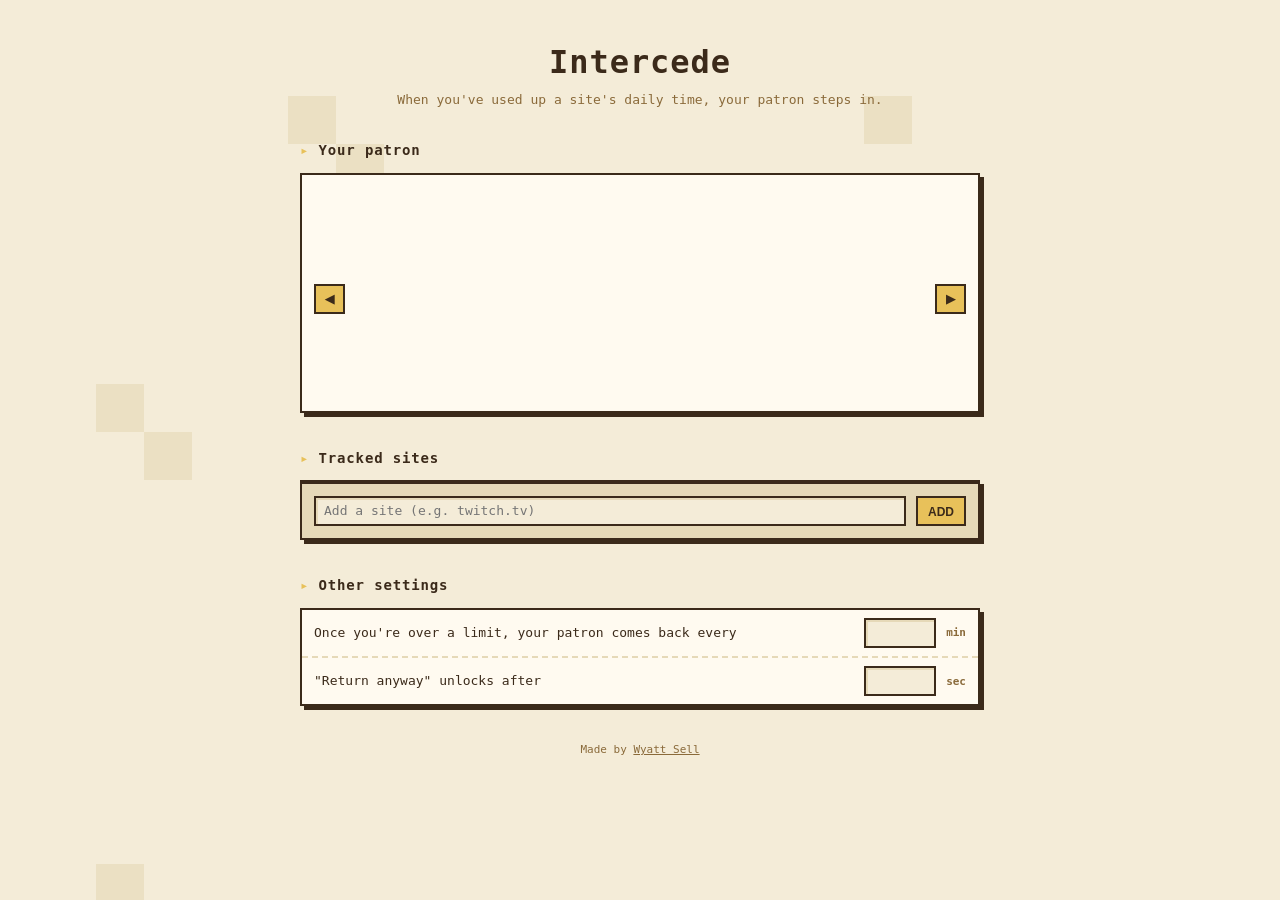
<file: Extension/options.html>
<!doctype html>
<html lang="en">
<head>
<meta charset="utf-8">
<title>Intercede Settings</title>
<link rel="stylesheet" href="src/ui.css">
<style>
  body { padding: 40px 16px 56px; }
  main { max-width: 680px; margin: 0 auto; }
  h1 { font-size: 32px; margin: 0 0 6px; letter-spacing: .03em; }
  h1, .lede { text-align: center; }
  .lede { margin: 0 0 32px; }
  .credit { text-align: center; font-size: 11px; margin: 8px 0 0; }
  .credit a { color: inherit; }
  section { margin-bottom: 36px; }
  h2 { font-size: 14px; margin: 0 0 12px; letter-spacing: .06em; }
  h2::before { content: "\25B8  "; color: var(--accent); }

  /* Sites */
  .row { display: flex; align-items: center; gap: 10px; padding: 8px 12px; border-bottom: 2px dashed var(--track); }
  .row .host { flex: 1; overflow: hidden; text-overflow: ellipsis; white-space: nowrap; }
  .row input[type=number] { width: 72px; text-align: right; font-variant-numeric: tabular-nums; }
  .row .unit { font-size: 11px; }
  .remove {
    width: 22px; height: 22px; padding: 0; font-size: 14px; line-height: 1;
    background: transparent; border: 1px solid var(--track); color: var(--muted);
  }
  .remove:active { transform: none; }
  .remove:hover { color: var(--over); border-color: var(--over); filter: none; }
  .add { display: flex; gap: 10px; padding: 12px; background: var(--track); border-top: 2px solid var(--line); }
  .add input { flex: 1; }
  .frame > .row:last-child { border-bottom: none; }
  label.row .host { white-space: normal; font-weight: 500; }
  /* Big pixels in a darker shade, scattered at random across the page. */
  body::before {
    content: ""; position: fixed; inset: 0; z-index: -1; pointer-events: none;
    background: var(--dither); opacity: .5;
    -webkit-mask: url("data:image/svg+xml,%3Csvg xmlns='http://www.w3.org/2000/svg' width='1440' height='1440'%3E%3Crect x='48' y='912' width='48' height='48'/%3E%3Crect x='96' y='384' width='48' height='48'/%3E%3Crect x='96' y='864' width='48' height='48'/%3E%3Crect x='96' y='1296' width='48' height='48'/%3E%3Crect x='144' y='432' width='48' height='48'/%3E%3Crect x='144' y='1344' width='48' height='48'/%3E%3Crect x='288' y='96' width='48' height='48'/%3E%3Crect x='336' y='144' width='48' height='48'/%3E%3Crect x='336' y='1008' width='48' height='48'/%3E%3Crect x='480' y='240' width='48' height='48'/%3E%3Crect x='528' y='192' width='48' height='48'/%3E%3Crect x='864' y='96' width='48' height='48'/%3E%3C/svg%3E") 0 0 / 1440px 1440px;
    mask: url("data:image/svg+xml,%3Csvg xmlns='http://www.w3.org/2000/svg' width='1440' height='1440'%3E%3Crect x='48' y='912' width='48' height='48'/%3E%3Crect x='96' y='384' width='48' height='48'/%3E%3Crect x='96' y='864' width='48' height='48'/%3E%3Crect x='96' y='1296' width='48' height='48'/%3E%3Crect x='144' y='432' width='48' height='48'/%3E%3Crect x='144' y='1344' width='48' height='48'/%3E%3Crect x='288' y='96' width='48' height='48'/%3E%3Crect x='336' y='144' width='48' height='48'/%3E%3Crect x='336' y='1008' width='48' height='48'/%3E%3Crect x='480' y='240' width='48' height='48'/%3E%3Crect x='528' y='192' width='48' height='48'/%3E%3Crect x='864' y='96' width='48' height='48'/%3E%3C/svg%3E") 0 0 / 1440px 1440px;
  }
  .error:empty { margin: 0; min-height: 0; }
  .error { color: var(--over); font-size: 13px; margin: 10px 2px 0; min-height: 1em; }
  .empty { padding: 14px 12px; border-bottom: 2px dashed var(--track); }

  /* Patron */
  .patron-box { padding: 16px 12px 12px; }
  .patron-pick { display: flex; align-items: center; gap: 8px; }
  .patron-pick > button { flex: none; padding: 6px 9px; }
  .lineup { position: relative; flex: 1; height: 200px; overflow: hidden; }
  .patron-card {
    position: absolute; left: 50%; top: 50%; width: 127px; height: 150px; margin: -75px 0 0 -63.5px; padding: 0;
    background-color: transparent; border: none; box-shadow: none; transform-origin: center;
    transition: transform 280ms cubic-bezier(.3, .7, .4, 1), opacity 280ms;
  }
  .patron-card:hover { filter: brightness(1.1); }
  .patron-card:active { transform: var(--at); }
  .patron-name { font-weight: 700; text-align: center; margin: 0; }
  .catchphrase { font-size: 15px; text-align: center; margin: 4px 2px 8px; }
</style>
</head>
<body>
<main>
  <h1>Intercede</h1>
  <p class="lede muted">When you've used up a site's daily time, your patron steps in.</p>

  <section aria-labelledby="patron-title">
    <h2 id="patron-title">Your patron</h2>
    <div class="frame patron-box">
      <p class="patron-name" id="patron-name"></p>
      <p class="catchphrase" id="catchphrase"></p>
      <div class="patron-pick">
        <button type="button" id="prev" aria-label="Previous patron">&#9664;</button>
        <div class="lineup" id="patrons" role="radiogroup" aria-labelledby="patron-title"></div>
        <button type="button" id="next" aria-label="Next patron">&#9654;</button>
      </div>
    </div>
  </section>

  <section aria-labelledby="sites-title">
    <h2 id="sites-title">Tracked sites</h2>
    <div class="sites frame">
      <div id="site-rows"></div>
      <form class="add" id="add-form">
        <input id="new-host" placeholder="Add a site (e.g. twitch.tv)" aria-label="Site to add" autocomplete="off">
        <button type="submit">Add</button>
      </form>
    </div>
    <p class="error" id="add-error" role="alert"></p>
  </section>

  <section aria-labelledby="other-title">
    <h2 id="other-title">Other settings</h2>
    <div class="frame">
      <label class="row">
        <span class="host">Once you're over a limit, your patron comes back every</span>
        <input id="cooldown" type="number" min="1" max="1440" step="1">
        <span class="unit muted">min</span>
      </label>
      <label class="row">
        <span class="host">"Return anyway" unlocks after</span>
        <input id="return-delay" type="number" min="0" max="300" step="1">
        <span class="unit muted">sec</span>
      </label>
    </div>
  </section>
  <p class="credit muted">Made by <a href="https://wyattsell.com" target="_blank" rel="noopener">Wyatt Sell</a></p>
</main>
<script type="module" src="src/options.js"></script>
</body>
</html>
</file>
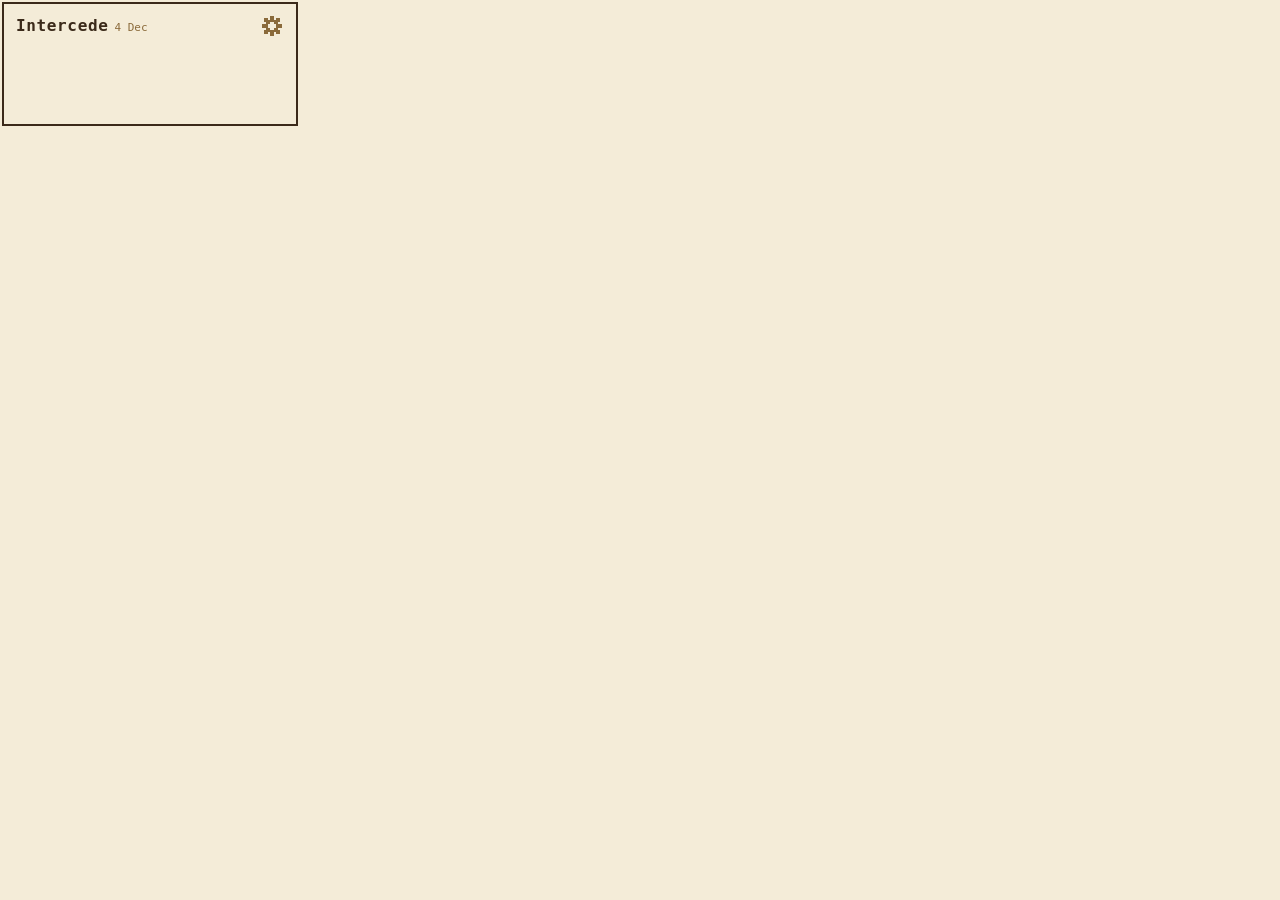
<file: Extension/popup.html>
<!doctype html>
<html lang="en">
<head>
<meta charset="utf-8">
<title>Intercede</title>
<link rel="stylesheet" href="src/ui.css">
<style>
  body { width: 300px; padding: 2px; }
  .box { padding: 10px 12px 12px; border: 2px solid var(--line); }  /* the whole panel */
  header { display: flex; align-items: center; justify-content: space-between; margin-bottom: 12px; }
  h1 { font-size: 16px; margin: 0; letter-spacing: .04em; }
  .date { font-size: 11px; font-weight: 500; letter-spacing: 0; margin-left: 6px; }
  .icon-button { background: none; border: none; box-shadow: none; padding: 2px; color: var(--muted); display: flex; }
  .icon-button:hover { color: var(--text); filter: none; }
  .icon-button:active { transform: translate(1px, 1px); }
  main { max-height: 320px; overflow-y: auto; }
  footer { display: flex; align-items: center; gap: 10px; margin-top: 14px; }
  .sprite { flex: none; width: 41px; height: 48px; padding: 0; border: none; background-color: transparent; cursor: pointer; }
  .sprite:hover { filter: brightness(1.1); }
  .sprite:active { filter: brightness(.9); }
  .patron { flex: 1; font-size: 16px; font-weight: 700; line-height: 1.25; }
</style>
</head>
<body>
<div class="box">
<header>
  <h1>Intercede<span class="date muted" id="date"></span></h1>
  <button class="icon-button" id="settings" title="Settings" aria-label="Settings">
    <svg width="20" height="20" viewBox="0 0 10 10" fill="currentColor" shape-rendering="crispEdges" aria-hidden="true"><path d="M4 0h2v1h-2zM1 1h2v1h-2zM4 1h2v1h-2zM7 1h2v1h-2zM1 2h8v1h-8zM2 3h2v1h-2zM6 3h2v1h-2zM0 4h3v1h-3zM7 4h3v1h-3zM0 5h3v1h-3zM7 5h3v1h-3zM2 6h2v1h-2zM6 6h2v1h-2zM1 7h8v1h-8zM1 8h2v1h-2zM4 8h2v1h-2zM7 8h2v1h-2zM4 9h2v1h-2z"/></svg>
  </button>
</header>
<main>
  <div id="stats"></div>
</main>
<footer>
  <button class="sprite" id="sprite" type="button" title="Send him in"></button>
  <span class="patron" id="patron"></span>
</footer>
</div>
<script type="module" src="src/popup.js"></script>
</body>
</html>
</file>
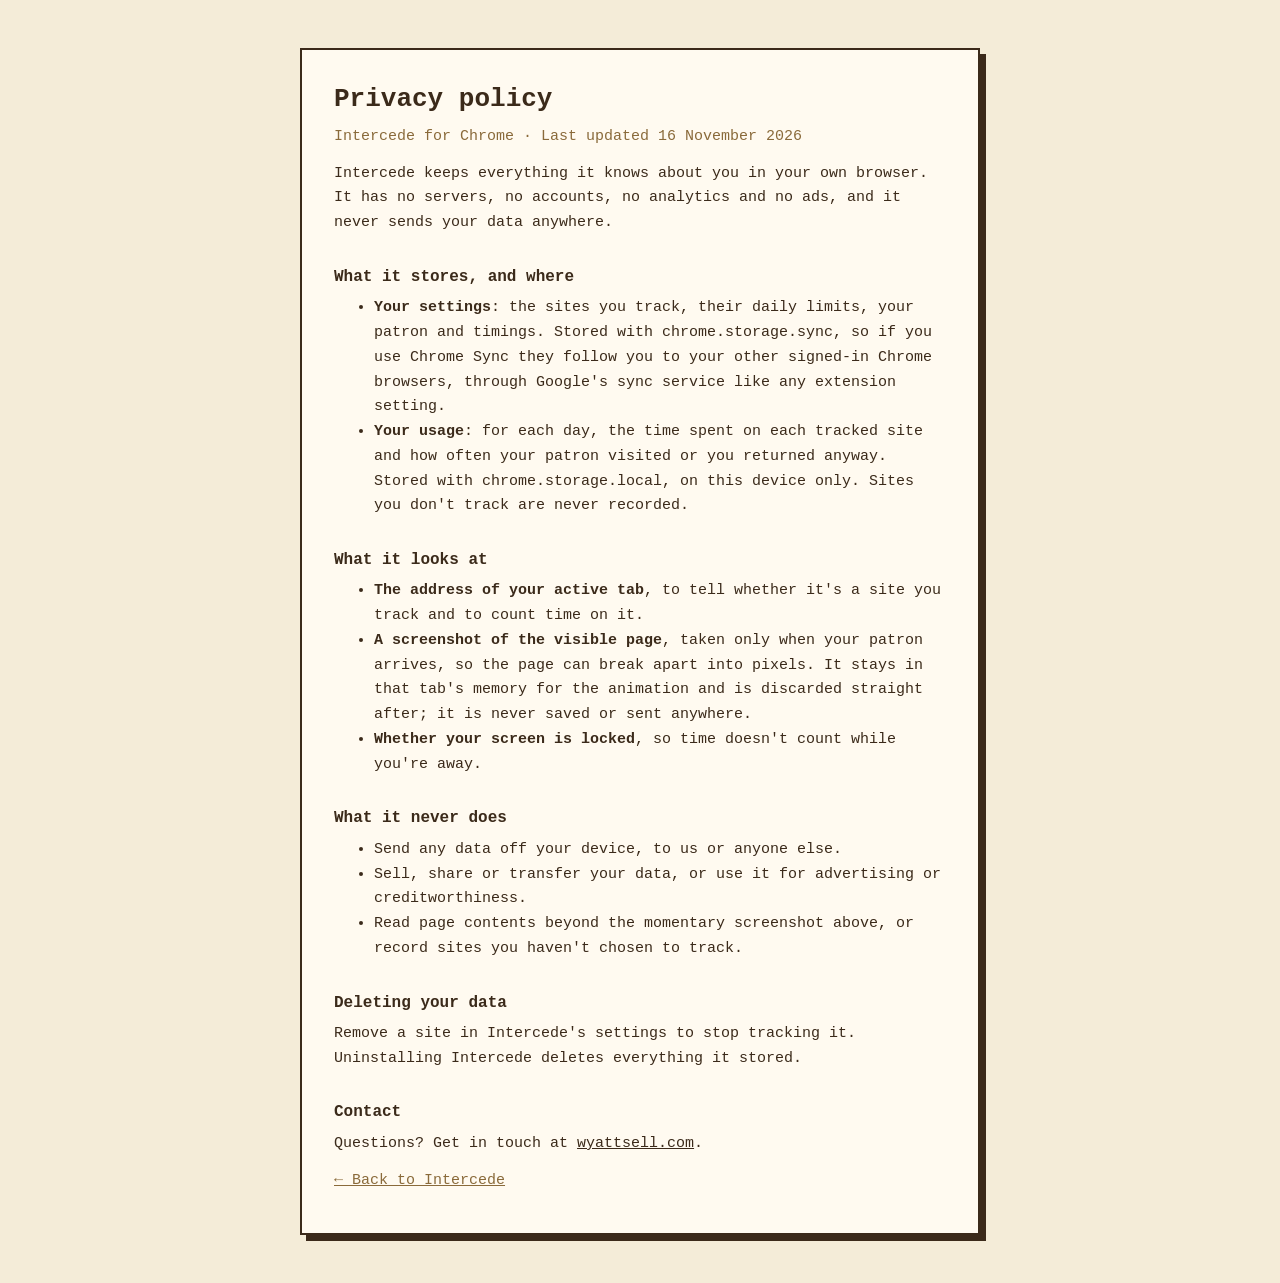
<file: site/privacy.html>
<!doctype html>
<html lang="en">
<head>
<meta charset="utf-8">
<meta name="viewport" content="width=device-width, initial-scale=1">
<title>Privacy policy — Intercede</title>
<link rel="icon" href="ext/icon-128.png">
<style>
  :root { --bg: #f4ecd8; --panel: #fffaf0; --text: #3b2a1a; --muted: #8a6a3a; --line: #3b2a1a; --track: #e6d9b8; }
  * { box-sizing: border-box; }
  body { margin: 0; background: var(--bg); color: var(--text); font: 500 15px/1.65 ui-monospace, "SF Mono", Menlo, "Cascadia Mono", Consolas, monospace; }
  main { max-width: 680px; margin: 48px auto; padding: 28px 32px; background: var(--panel); border: 2px solid var(--line); box-shadow: 6px 6px 0 var(--line); }
  @media (max-width: 720px) { main { margin: 16px; padding: 20px; } }
  h1 { font-size: 26px; margin: 0 0 4px; }
  h2 { font-size: 16px; margin: 28px 0 6px; }
  p, ul { margin: 0 0 12px; }
  .muted { color: var(--muted); }
  a { color: inherit; }
</style>
</head>
<body>
<main>
  <h1>Privacy policy</h1>
  <p class="muted">Intercede for Chrome · Last updated 16 November 2026</p>

  <p>Intercede keeps everything it knows about you in your own browser. It has no servers, no accounts, no analytics and no ads, and it never sends your data anywhere.</p>

  <h2>What it stores, and where</h2>
  <ul>
    <li><b>Your settings</b>: the sites you track, their daily limits, your patron and timings. Stored with <code>chrome.storage.sync</code>, so if you use Chrome Sync they follow you to your other signed-in Chrome browsers, through Google's sync service like any extension setting.</li>
    <li><b>Your usage</b>: for each day, the time spent on each tracked site and how often your patron visited or you returned anyway. Stored with <code>chrome.storage.local</code>, on this device only. Sites you don't track are never recorded.</li>
  </ul>

  <h2>What it looks at</h2>
  <ul>
    <li><b>The address of your active tab</b>, to tell whether it's a site you track and to count time on it.</li>
    <li><b>A screenshot of the visible page</b>, taken only when your patron arrives, so the page can break apart into pixels. It stays in that tab's memory for the animation and is discarded straight after; it is never saved or sent anywhere.</li>
    <li><b>Whether your screen is locked</b>, so time doesn't count while you're away.</li>
  </ul>

  <h2>What it never does</h2>
  <ul>
    <li>Send any data off your device, to us or anyone else.</li>
    <li>Sell, share or transfer your data, or use it for advertising or creditworthiness.</li>
    <li>Read page contents beyond the momentary screenshot above, or record sites you haven't chosen to track.</li>
  </ul>

  <h2>Deleting your data</h2>
  <p>Remove a site in Intercede's settings to stop tracking it. Uninstalling Intercede deletes everything it stored.</p>

  <h2>Contact</h2>
  <p>Questions? Get in touch at <a href="https://wyattsell.com">wyattsell.com</a>.</p>

  <p class="muted"><a href="/">← Back to Intercede</a></p>
</main>
</body>
</html>
</file>
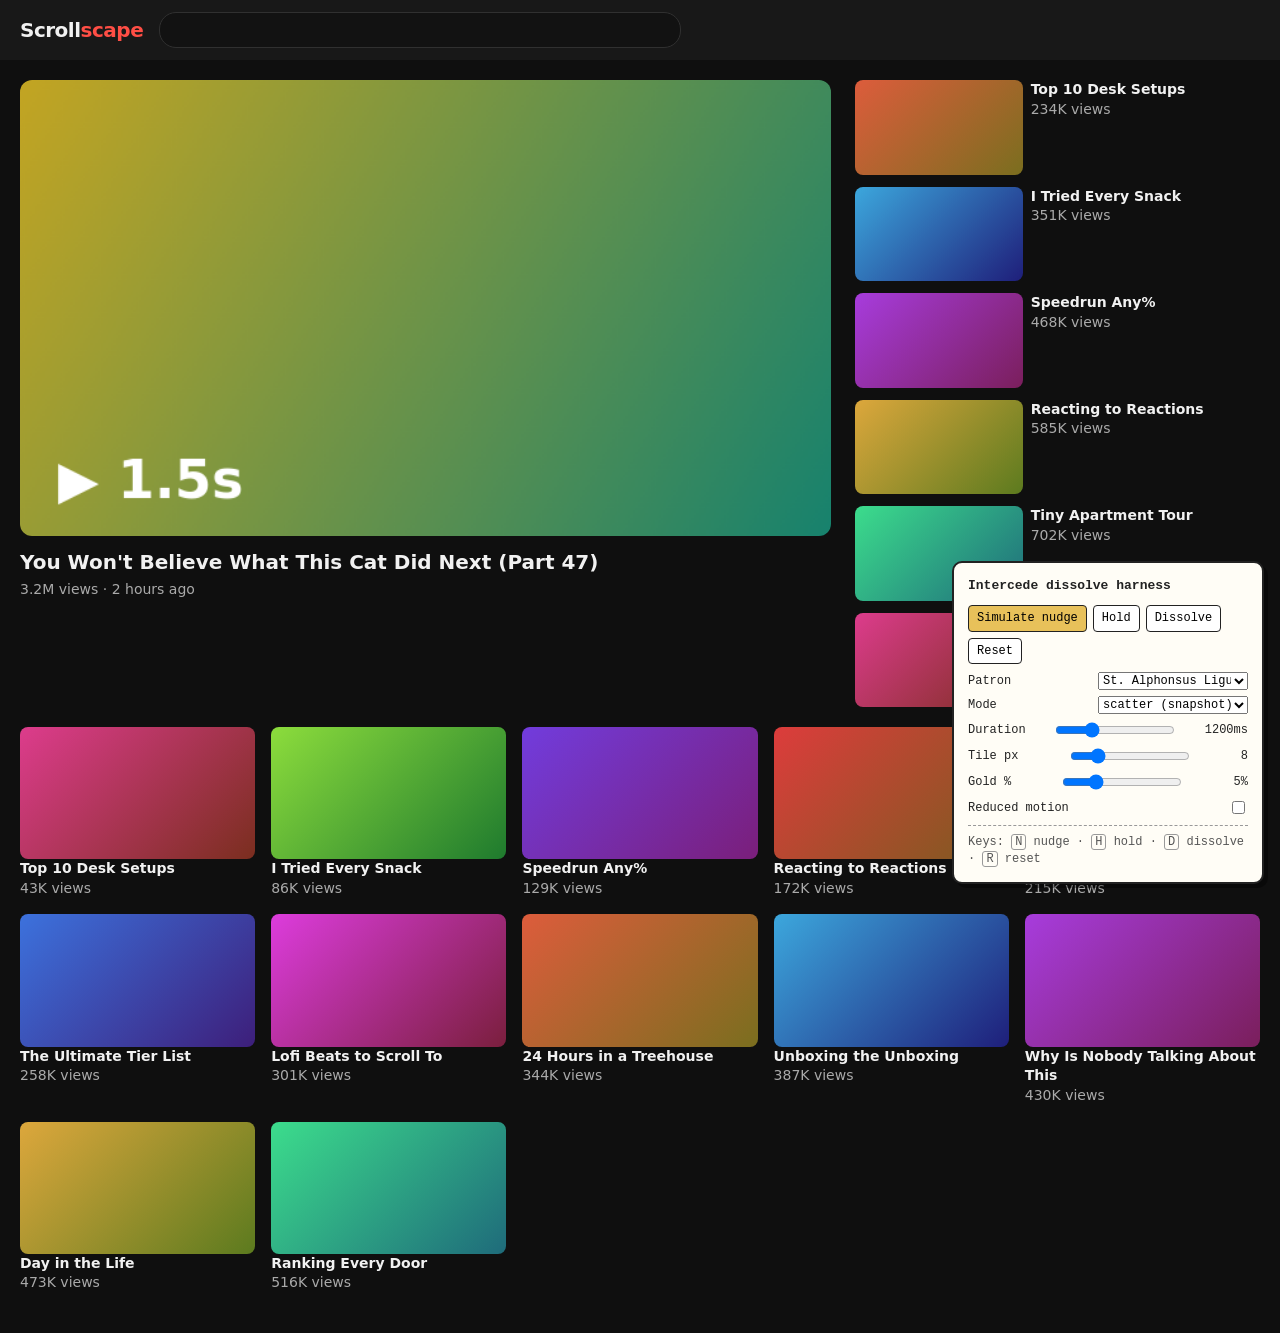
<file: Extension/dev/harness.html>
<!doctype html>
<html lang="en">
<head>
<meta charset="utf-8">
<meta name="viewport" content="width=device-width, initial-scale=1">
<title>Dissolve Harness</title>
<!-- Styles for the fake site live in #site-css so the snapshot can embed them. -->
<style id="site-css">
  #site { font: 14px/1.4 -apple-system, system-ui, sans-serif; color: #f1f1f1; background: #0f0f0f; min-height: 100vh; }
  #site header { display: flex; align-items: center; gap: 16px; padding: 12px 20px; background: #181818; position: sticky; top: 0; }
  #site .logo { font-weight: 800; font-size: 20px; letter-spacing: -0.5px; }
  #site .logo span { color: #ff4e45; }
  #site .search { flex: 1; max-width: 520px; height: 34px; border-radius: 17px; background: #121212; border: 1px solid #303030; }
  #site main { display: grid; grid-template-columns: minmax(0, 2fr) minmax(260px, 1fr); gap: 24px; padding: 20px; }
  #site .player { width: 100%; aspect-ratio: 16 / 9; border-radius: 12px; background: #000; display: block; }
  #site h1 { font-size: 20px; margin: 12px 0 4px; }
  #site .meta { color: #aaa; }
  #site .side { display: grid; gap: 12px; align-content: start; }
  #site .card { display: grid; grid-template-columns: 168px 1fr; gap: 8px; }
  #site .thumb { aspect-ratio: 16 / 9; border-radius: 8px; }
  #site .title { font-weight: 600; }
  #site .grid { display: grid; grid-template-columns: repeat(auto-fill, minmax(220px, 1fr)); gap: 16px; padding: 0 20px 40px; }
  #site .grid .thumb { width: 100%; }
</style>
<style>
  body { margin: 0; }
  #controls {
    position: fixed; right: 16px; bottom: 16px; z-index: 1000; width: 280px; padding: 14px;
    font: 12px/1.4 ui-monospace, Menlo, monospace; color: #222; background: #fffdf6;
    border: 2px solid #222; border-radius: 10px; box-shadow: 4px 4px 0 rgba(0,0,0,.35);
  }
  #controls h2 { font-size: 13px; margin: 0 0 10px; }
  #controls .row { display: flex; gap: 6px; margin-bottom: 8px; flex-wrap: wrap; }
  #controls button { font: inherit; padding: 4px 8px; border: 1px solid #222; border-radius: 4px; background: #fff; cursor: pointer; }
  #controls button.primary { background: #E8C15A; }
  #controls label { display: flex; justify-content: space-between; align-items: center; gap: 8px; margin-bottom: 6px; }
  #controls input[type=range] { width: 120px; }
  #controls select { font: inherit; max-width: 150px; }
  #status { margin-top: 8px; padding-top: 8px; border-top: 1px dashed #999; white-space: pre-wrap; color: #555; }
  kbd { border: 1px solid #999; border-radius: 3px; padding: 0 3px; font: inherit; }
</style>
</head>
<body>

<div id="site">
  <header>
    <div class="logo">Scroll<span>scape</span></div>
    <div class="search"></div>
  </header>
  <main>
    <section>
      <video class="player" id="player" muted playsinline></video>
      <h1>You Won't Believe What This Cat Did Next (Part 47)</h1>
      <div class="meta">3.2M views · 2 hours ago</div>
    </section>
    <aside class="side" id="side"></aside>
  </main>
  <div class="grid" id="grid"></div>
</div>

<div id="controls">
  <h2>Intercede dissolve harness</h2>
  <div class="row">
    <button id="nudge" class="primary" title="N">Simulate nudge</button>
    <button id="hold" title="H">Hold</button>
    <button id="dissolve" title="D">Dissolve</button>
    <button id="reset" title="R">Reset</button>
  </div>
  <label>Patron <select id="patron"></select></label>
  <label>Mode
    <select id="mode">
      <option value="scatter">scatter (snapshot)</option>
      <option value="cover">cover (no snapshot)</option>
    </select>
  </label>
  <label>Duration <input id="duration" type="range" min="500" max="3000" step="100"><span id="durationOut"></span></label>
  <label>Tile px <input id="tile" type="range" min="4" max="24" step="2"><span id="tileOut"></span></label>
  <label>Gold % <input id="gold" type="range" min="0" max="20" step="1"><span id="goldOut"></span></label>
  <label>Reduced motion <input id="reduced" type="checkbox"></label>
  <div id="status">Keys: <kbd>N</kbd> nudge · <kbd>H</kbd> hold · <kbd>D</kbd> dissolve · <kbd>R</kbd> reset</div>
</div>

<script src="../src/dissolve.js"></script>
<script>
// A copy of each patron (name, catchphrase, one phrase); in the extension these come from patrons.js.
const PATRONS = [
  { name: 'St. Alphonsus Liguori', catchphrase: 'This is not Liguorian!', phrase: 'I vowed never to waste a moment. Shall we try it together?' },
  { name: 'St. Isidore of Seville', catchphrase: 'Even the patron of the internet says log off!', phrase: 'Close the tab; open a book.' },
  { name: 'St. Clare of Assisi', catchphrase: "As patron of screens, I've seen enough.", phrase: 'Less screen, more serene.' },
  { name: 'St. Benedict', catchphrase: 'Idleness is the enemy of the soul!', phrase: 'Ora et labora. Right now, mostly labora.' },
  { name: 'St. Thomas Aquinas', catchphrase: 'I answer that: close the tab.', phrase: 'I kept four scribes busy at once. You can manage one tab.' },
];
// Same beat as the extension: hand rises ~2.2s after he appears (walk 1.6s + idle 0.6s).
const HOLD_AT_MS = 2200, SWEEP_AFTER_HOLD_MS = 2000;

const $ = id => document.getElementById(id);
const D = IntercedeDissolve;

// ── Fake site content ──────────────────────────────────────────────────────
const hues = [12, 200, 280, 40, 150, 330, 90, 260, 0, 180, 220, 300];
const titles = ['Top 10 Desk Setups', 'I Tried Every Snack', 'Speedrun Any%', 'Reacting to Reactions',
  'Tiny Apartment Tour', 'The Ultimate Tier List', 'Lofi Beats to Scroll To', '24 Hours in a Treehouse',
  'Unboxing the Unboxing', 'Why Is Nobody Talking About This', 'Day in the Life', 'Ranking Every Door'];
const thumb = h => `background: linear-gradient(135deg, hsl(${h} 70% 55%), hsl(${h + 40} 60% 30%));`;
$('side').innerHTML = titles.slice(0, 6).map((t, i) =>
  `<div class="card"><div class="thumb" style="${thumb(hues[i])}"></div><div><div class="title">${t}</div><div class="meta">${(i + 2) * 117}K views</div></div></div>`).join('');
$('grid').innerHTML = titles.map((t, i) =>
  `<div><div class="thumb" style="${thumb(hues[(i + 5) % hues.length])}"></div><div class="title">${t}</div><div class="meta">${(i + 1) * 43}K views</div></div>`).join('');

// A real, playing <video> (fed by a canvas) so hold() has media to pause.
const frameCanvas = document.createElement('canvas');
frameCanvas.width = 640; frameCanvas.height = 360;
const fc = frameCanvas.getContext('2d');
(function paint(t) {
  const g = fc.createLinearGradient(0, 0, 640, 360);
  g.addColorStop(0, `hsl(${(t / 30) % 360} 70% 45%)`);
  g.addColorStop(1, `hsl(${(t / 30 + 120) % 360} 70% 30%)`);
  fc.fillStyle = g; fc.fillRect(0, 0, 640, 360);
  fc.fillStyle = '#fff'; fc.font = 'bold 42px system-ui';
  fc.fillText('▶ ' + (t / 1000).toFixed(1) + 's', 30, 330);
  requestAnimationFrame(paint);
})(0);
const player = $('player');
player.srcObject = frameCanvas.captureStream(30);
player.play().catch(() => {});

// ── Snapshot: stands in for chrome.tabs.captureVisibleTab ──────────────────
// Serializes the visible part of #site into an SVG <foreignObject> image. Videos don't serialize,
// so each is swapped for a still of its current frame.
async function snapshotPage() {
  const W = innerWidth, H = innerHeight;
  const clone = $('site').cloneNode(true);
  clone.querySelectorAll('video').forEach(v => {
    const img = document.createElement('img');
    img.className = v.className;
    img.src = frameCanvas.toDataURL('image/jpeg', 0.85);
    v.replaceWith(img);
  });
  const css = $('site-css').textContent;
  const xhtml = new XMLSerializer().serializeToString(clone);
  const svg = `<svg xmlns="http://www.w3.org/2000/svg" width="${W}" height="${H}">` +
    `<foreignObject width="100%" height="100%"><div xmlns="http://www.w3.org/1999/xhtml" style="width:${W}px;height:${H}px;overflow:hidden">` +
    `<style>${css}</style><div style="transform:translate(${-scrollX}px,${-scrollY}px);width:${document.documentElement.clientWidth}px">${xhtml}</div></div></foreignObject></svg>`;
  return 'data:image/svg+xml;charset=utf-8,' + encodeURIComponent(svg);
}

// ── Controls ───────────────────────────────────────────────────────────────
const prefs = (() => { try { return JSON.parse(localStorage.getItem('fp-harness') || '{}'); } catch { return {}; } })();
$('patron').innerHTML = PATRONS.map((p, i) => `<option value="${i}">${p.name}</option>`).join('');
$('patron').value = prefs.patron ?? 0;
$('mode').value = prefs.mode ?? 'scatter';
$('duration').value = prefs.duration ?? D.defaults.durationMs;
$('tile').value = prefs.tile ?? D.defaults.tileSize;
$('gold').value = prefs.gold ?? D.defaults.goldFraction * 100;
$('reduced').checked = prefs.reduced ?? false;

function syncOutputs() {
  $('durationOut').textContent = $('duration').value + 'ms';
  $('tileOut').textContent = $('tile').value;
  $('goldOut').textContent = $('gold').value + '%';
  try {
    localStorage.setItem('fp-harness', JSON.stringify({ patron: $('patron').value, mode: $('mode').value,
      duration: $('duration').value, tile: $('tile').value, gold: $('gold').value, reduced: $('reduced').checked }));
  } catch {}
}
document.querySelectorAll('#controls select, #controls input').forEach(i => i.addEventListener('input', syncOutputs));
syncOutputs();

let timers = [];
const status = msg => { $('status').textContent = msg; console.log('[harness]', msg); };

function doHold() {
  const r = D.hold();
  status(`hold → state=${D.state}, paused ${r.paused} media`);
}

async function doDissolve() {
  const patron = PATRONS[+$('patron').value];
  const t0 = performance.now();
  const snapshot = $('mode').value === 'scatter' ? await snapshotPage() : null;
  const result = await D.dissolve({
    snapshot,
    durationMs: +$('duration').value,
    tileSize: +$('tile').value,
    goldFraction: +$('gold').value / 100,
    reducedMotion: $('reduced').checked || undefined,
    patronName: patron.name, catchphrase: patron.catchphrase, phrase: patron.phrase,
    onReturn: () => { player.play().catch(() => {}); status('returned anyway → state=' + D.state); },
  });
  status(`dissolve → ${JSON.stringify(result)} in ${Math.round(performance.now() - t0)}ms, state=${D.state}`);
}

function reset() {
  timers.forEach(clearTimeout); timers = [];
  D.release();
  player.play().catch(() => {});
  status('reset → state=' + D.state);
}

function simulateNudge() {
  reset();
  status('patron walking in…');
  timers.push(setTimeout(doHold, HOLD_AT_MS));
  timers.push(setTimeout(doDissolve, HOLD_AT_MS + SWEEP_AFTER_HOLD_MS));
}

$('nudge').onclick = simulateNudge;
$('hold').onclick = doHold;
$('dissolve').onclick = doDissolve;
$('reset').onclick = reset;
addEventListener('keydown', e => {
  if (e.metaKey || e.ctrlKey || e.altKey || e.target.matches('input, select')) return;
  const action = { n: simulateNudge, h: doHold, d: doDissolve, r: reset }[e.key.toLowerCase()];
  if (action) { e.preventDefault(); action(); }
});
</script>
</body>
</html>
</file>
<file: Extension/src/ui.css>
/* Shared styles for the popup and the settings page: 8-bit, in the veil's parchment-and-gold
   palette, in the speech bubble's monospace font. Follows light/dark mode. */
:root {
  --bg: #f4ecd8;        /* the veil's parchment */
  --panel: #fffaf0;
  --text: #3b2a1a;      /* ink */
  --muted: #8a6a3a;
  --line: #3b2a1a;
  --track: #e6d9b8;
  --ok: #5a9e3a;
  --over: #c8402f;
  --accent: #e8c15a;    /* gold */
  --shadow: #3b2a1a;
  --dither: #e2d3ae;    /* parchment, a shade darker */
  --mono: ui-monospace, "SF Mono", Menlo, "Cascadia Mono", Consolas, monospace;
  color-scheme: light dark;
}
@media (prefers-color-scheme: dark) {
  :root {
    --bg: #1f1b16;      /* warm ink */
    --panel: #2a251e;
    --text: #f4ecd8;
    --muted: #b49a6a;
    --line: #f4ecd8;
    --track: #3a3329;
    --ok: #7cc45a;
    --over: #ff6a55;
    --shadow: #0d0b09;
    --dither: #2b261f;
  }
}

* { box-sizing: border-box; }
body {
  margin: 0;
  background: var(--bg);
  color: var(--text);
  font: 500 13px/1.4 var(--mono);
}
h1, h2, button, label, .label { font-weight: 700; }
input, select { font: inherit; color: inherit; }
.muted { color: var(--muted); }


/* A pixel frame: hard edges and a hard drop shadow. */
.frame {
  background: var(--panel);
  border: 2px solid var(--line);
  box-shadow: 4px 4px 0 var(--shadow);
}

button {
  cursor: pointer;
  font-size: 12px;
  color: var(--text);
  background: var(--accent);
  border: 2px solid var(--line);
  border-radius: 0;
  padding: 5px 10px 4px;
  text-transform: uppercase;
}
@media (prefers-color-scheme: dark) { button { color: #3b2a1a; } }
button:hover { filter: brightness(1.08); }
button:active { filter: brightness(.92); }
button:focus-visible, select:focus-visible { outline: 2px dashed var(--accent); outline-offset: 3px; }
/* A focused field just gets a thicker border (drawn outside it, so nothing shifts). */
input:focus, input:focus-visible { outline: none; box-shadow: inset 2px 2px 0 var(--track), 0 0 0 2px var(--line); }
input, select {
  border: 2px solid var(--line);
  border-radius: 0;
  background: var(--bg);
  padding: 4px 8px;
  box-shadow: inset 2px 2px 0 var(--track);
}

/* ── Usage bars (popup) ── */
.site { margin-bottom: 14px; }
.site-head { display: flex; gap: 6px; align-items: baseline; }
.site-head .host { flex: 1; overflow: hidden; text-overflow: ellipsis; white-space: nowrap; }
.site-head .used { font-variant-numeric: tabular-nums; }
.site-head .used.over { color: var(--over); }
/* A health bar. */
.bar { height: 10px; background: var(--track); margin-top: 4px; padding: 1px; }
.bar > div {
  height: 100%;
  background: var(--ok);
}
.bar > div.over { background: var(--over); }

/* Animated patron sprite (popup and settings). */
.sprite { background-repeat: no-repeat; image-rendering: pixelated; }
</file>
